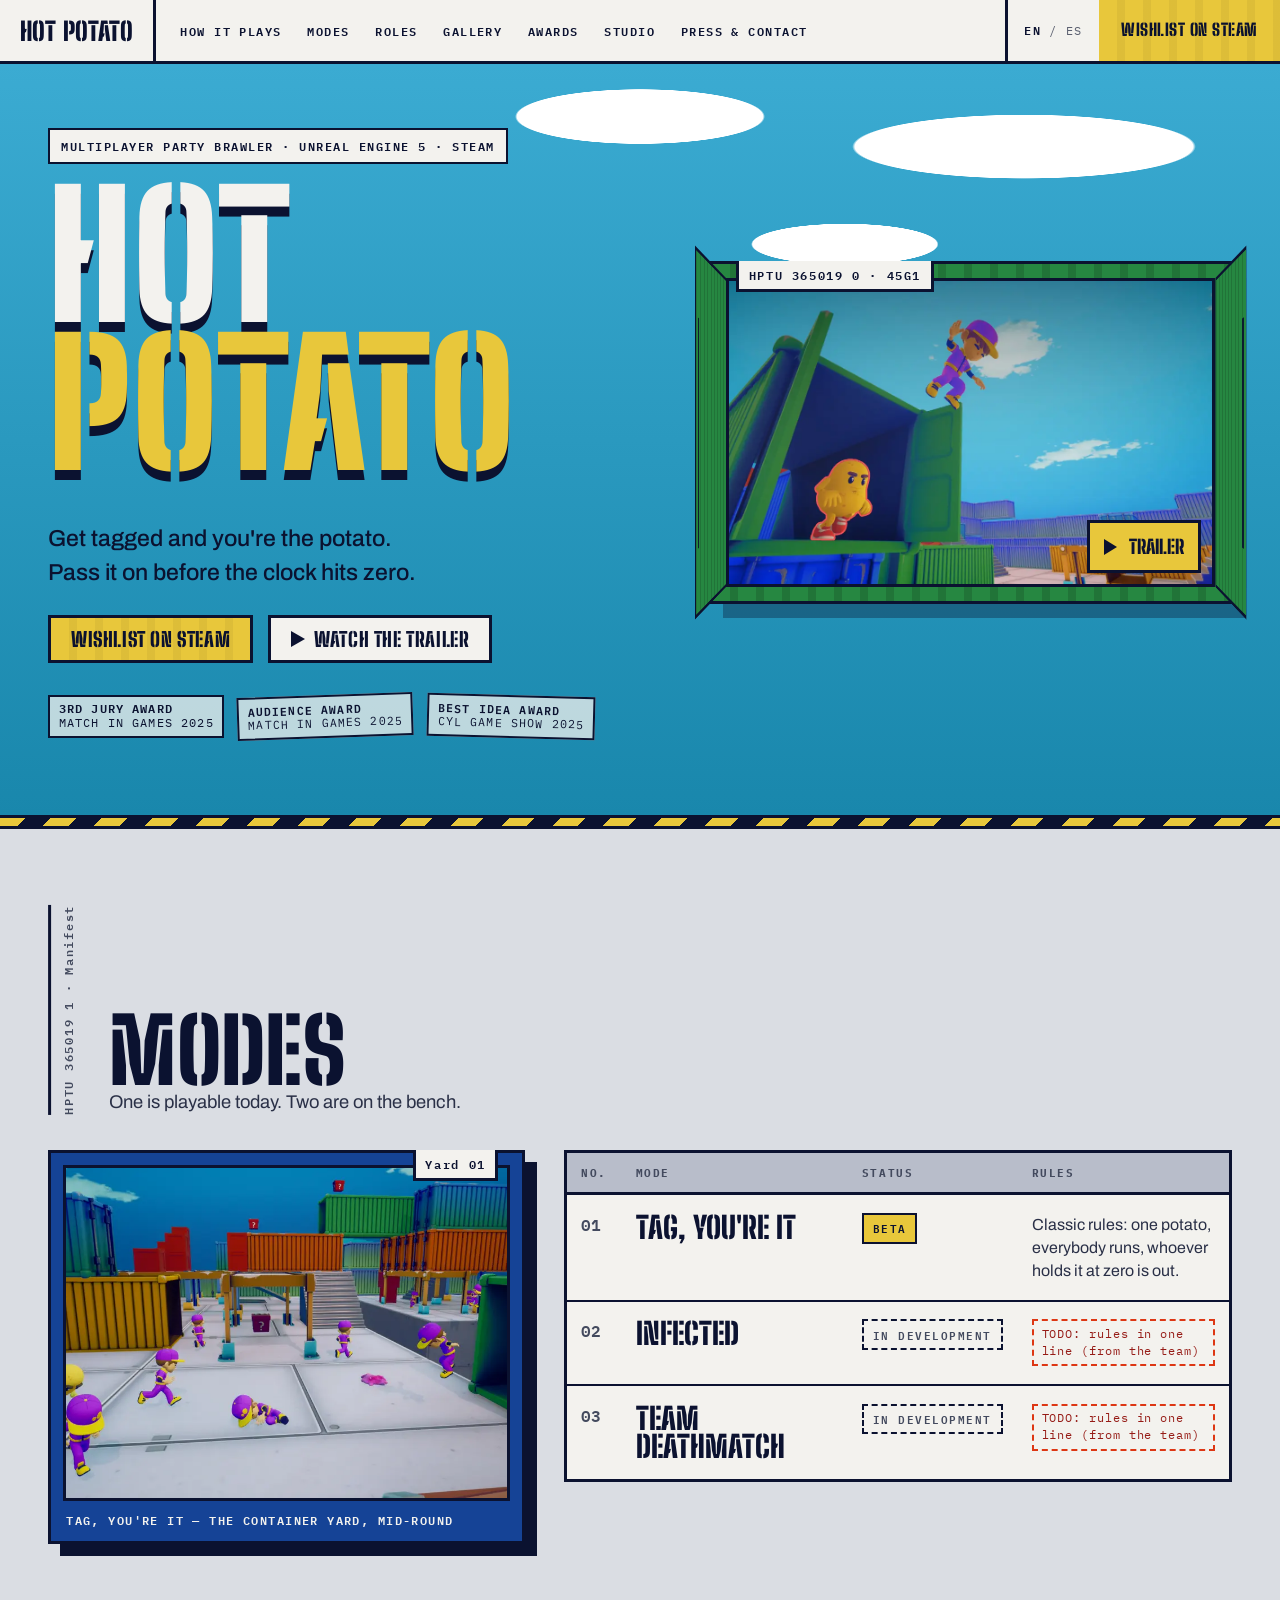
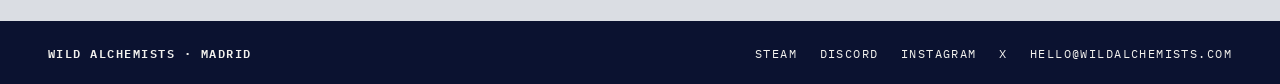
<file: mockups/a.html>
<!doctype html>
<html lang="en">
<head>
<meta charset="utf-8">
<meta name="viewport" content="width=device-width, initial-scale=1">
<title>Hot Potato — mockup A: Container Yard</title>
<link rel="preconnect" href="https://fonts.googleapis.com">
<link rel="preconnect" href="https://fonts.gstatic.com" crossorigin>
<link href="https://fonts.googleapis.com/css2?family=Big+Shoulders+Stencil+Display:wght@700;900&family=Archivo:wght@400;500;700&family=IBM+Plex+Mono:wght@400;600&display=swap" rel="stylesheet">
<style>
/* Palette: every value is sampled from the game's assets (docs/palette.json) */
:root{
  --sky:#3BABD2;        /* shot-2 sky, lit */
  --sky-deep:#1987AC;   /* shot-3 sky */
  --blue:#154396;       /* shot-2 blue containers */
  --green:#268741;      /* map-1-thumb green containers, lit */
  --green-deep:#226C28; /* shot-2 green container, shaded */
  --yellow:#E8C73B;     /* the potato, char-1-art */
  --cyellow:#C7851A;    /* yellow container wall, char-2-art */
  --orange:#CD9226;     /* orange containers, shot-1 */
  --red:#DD3714;        /* the potato's sneakers */
  --red-deep:#961B16;   /* red containers, map-1-thumb */
  --purple:#6336C2;     /* the runner, shot-1 */
  --concrete:#B8BDCA;   /* yard floor, map-1-thumb */
  --concrete-lt:#DADDE3;/* floor, lit */
  --ink:#0B1230;        /* deepest shadow, map-1-thumb */
  --paper:#F3F2EE;
  --display:'Big Shoulders Stencil Display', Impact, sans-serif;
  --text:'Archivo', system-ui, sans-serif;
  --mono:'IBM Plex Mono', ui-monospace, monospace;
  --corrugation: repeating-linear-gradient(90deg, transparent 0 18px, rgba(0,0,0,.14) 18px 26px);
  --hazard: repeating-linear-gradient(135deg, var(--yellow) 0 18px, var(--ink) 18px 36px);
}
*{box-sizing:border-box;margin:0;padding:0}
html{scroll-behavior:smooth}
body{font-family:var(--text);color:var(--ink);background:var(--concrete-lt);line-height:1.45;-webkit-font-smoothing:antialiased}
img{display:block;max-width:100%;height:auto}
a{color:inherit}
:focus-visible{outline:3px solid var(--ink);outline-offset:3px}
.mono{font-family:var(--mono);text-transform:uppercase;letter-spacing:.12em;font-size:.78rem;font-weight:600}
.display{font-family:var(--display);font-weight:900;text-transform:uppercase;line-height:.86;letter-spacing:.005em}

/* ---------- nav: cargo label ---------- */
.nav{position:sticky;top:0;z-index:20;background:var(--paper);border-bottom:3px solid var(--ink);display:grid;grid-template-columns:auto 1fr auto;align-items:stretch;min-height:64px}
.nav .brand{display:flex;align-items:center;gap:1rem;padding:0 1.25rem;border-right:3px solid var(--ink);text-decoration:none}
.nav .brand .display{font-size:1.6rem}
.nav .brand .mono{color:#5b6070;display:none}
.nav ul{list-style:none;display:flex;align-items:center;gap:1.6rem;padding:0 1.5rem;overflow-x:auto}
.nav ul a{font-family:var(--mono);font-size:.76rem;text-transform:uppercase;letter-spacing:.12em;font-weight:600;text-decoration:none;white-space:nowrap}
.nav ul a:hover{text-decoration:underline;text-underline-offset:4px}
.nav .side{display:flex;align-items:stretch;border-left:3px solid var(--ink)}
.lang{display:flex;align-items:center;padding:0 1rem;font-family:var(--mono);font-size:.78rem;letter-spacing:.12em;gap:.5rem}
.lang b{font-weight:600}.lang span{color:#5b6070}
.btn{display:inline-flex;align-items:center;gap:.6rem;font-family:var(--display);font-weight:900;text-transform:uppercase;letter-spacing:.03em;text-decoration:none;border:3px solid var(--ink);padding:.7rem 1.25rem;font-size:1.25rem;line-height:1;background:var(--paper)}
.btn-yellow{background:var(--yellow);position:relative}
.btn-yellow::before{content:"";position:absolute;inset:0;background:var(--corrugation);pointer-events:none;opacity:.35}
.btn:hover{transform:translate(-2px,-2px);box-shadow:4px 4px 0 var(--ink)}
.nav .btn{border:0;border-left:0;font-size:1.05rem;padding:0 1.4rem}

/* ---------- hero ---------- */
.hero{background:var(--sky);background-image:
  radial-gradient(ellipse 16% 6% at 50% 7%, #fff 60%, transparent 61%),
  radial-gradient(ellipse 22% 7% at 80% 11%, #fff 60%, transparent 61%),
  radial-gradient(ellipse 12% 4.5% at 66% 24%, #fff 60%, transparent 61%),
  linear-gradient(var(--sky), var(--sky-deep) 100%);
  color:var(--ink);position:relative;overflow:hidden}
.hero-grid{max-width:1360px;margin:0 auto;padding:clamp(2rem,5vw,4.5rem) clamp(1rem,4vw,3rem) clamp(2.5rem,6vw,5rem);display:grid;grid-template-columns:minmax(0,7fr) minmax(0,6fr);gap:clamp(1.5rem,4vw,4rem);align-items:center}
.hero h1{font-size:clamp(4.6rem,13.5vw,12rem);color:var(--paper);text-shadow:0 .06em 0 var(--ink);margin:.1em 0 .25em}
.hero h1 span{display:block}
.hero h1 .pot{color:var(--yellow)}
.hero .kicker{color:var(--ink);background:var(--paper);display:inline-block;padding:.45rem .7rem;border:2px solid var(--ink)}
.hero p.pitch{font-size:clamp(1.15rem,1.8vw,1.5rem);font-weight:500;max-width:30ch;margin:0 0 1.6rem}
.ctas{display:flex;flex-wrap:wrap;gap:.9rem;align-items:center;margin-bottom:2rem}
.btn .play{width:0;height:0;border-left:.7em solid currentColor;border-top:.42em solid transparent;border-bottom:.42em solid transparent}
.stamps{display:flex;flex-wrap:wrap;gap:.6rem .8rem}
.stamp{font-family:var(--mono);font-size:.72rem;letter-spacing:.1em;text-transform:uppercase;border:2px solid var(--ink);padding:.35rem .55rem;background:rgba(243,242,238,.75);display:inline-grid;line-height:1.2}
.stamp b{font-weight:600}
.stamp:nth-child(2){transform:rotate(-2deg)}
.stamp:nth-child(3){transform:rotate(1.5deg)}

/* the container: a real box with doors that open on the trailer */
.container-box{position:relative;aspect-ratio:16/10.5;background:var(--green-deep);border:3px solid var(--ink);box-shadow:14px 14px 0 rgba(11,18,48,.35)}
.container-box .frame{position:absolute;inset:0;padding:14px;background:var(--green);background-image:var(--corrugation)}
.container-box .window{position:relative;width:100%;height:100%;overflow:hidden;background:var(--ink);border:3px solid var(--ink)}
.container-box .window img{width:100%;height:100%;object-fit:cover}
.plate{position:absolute;top:-3px;left:24px;background:var(--paper);border:3px solid var(--ink);border-top:0;padding:.35rem .6rem;font-family:var(--mono);font-size:.72rem;letter-spacing:.14em;font-weight:600;z-index:3}
.door{position:absolute;top:14px;bottom:14px;width:calc(50% - 14px);background:var(--green);background-image:var(--corrugation);border:3px solid var(--ink);z-index:2;transition:transform .7s cubic-bezier(.2,.8,.2,1)}
.door::after{content:"";position:absolute;top:18%;bottom:18%;width:10px;background:var(--ink);opacity:.9}
.door.l{left:14px;transform-origin:left center;transform:perspective(1400px) rotateY(-96deg)}
.door.l::after{right:14px}
.door.r{right:14px;transform-origin:right center;transform:perspective(1400px) rotateY(96deg)}
.door.r::after{left:14px}
.container-box:hover .door.l{transform:perspective(1400px) rotateY(-150deg)}
.container-box:hover .door.r{transform:perspective(1400px) rotateY(150deg)}
.trailer-cta{position:absolute;right:28px;bottom:28px;z-index:4;background:var(--yellow);border:3px solid var(--ink);display:flex;align-items:center;gap:.7rem;padding:.6rem .9rem;text-decoration:none;font-family:var(--display);font-weight:900;font-size:1.2rem;text-transform:uppercase}
.trailer-cta:hover{transform:translate(-2px,-2px);box-shadow:4px 4px 0 var(--ink)}
.hazard{height:14px;background:var(--hazard);border-top:3px solid var(--ink);border-bottom:3px solid var(--ink)}

/* ---------- modes: the manifest ---------- */
.section{max-width:1360px;margin:0 auto;padding:clamp(2.5rem,6vw,5rem) clamp(1rem,4vw,3rem)}
.sec-head{display:grid;grid-template-columns:auto 1fr;gap:1rem 2rem;align-items:end;margin-bottom:2.2rem}
.sec-head .code{font-family:var(--mono);font-size:.78rem;letter-spacing:.14em;font-weight:600;color:#434a5e;writing-mode:vertical-rl;transform:rotate(180deg);border-right:3px solid var(--ink);padding-right:.5rem;align-self:stretch}
.sec-head h2{font-size:clamp(3.2rem,7vw,6rem)}
.sec-head p{font-size:1.15rem;max-width:40ch;color:#2a3047}
.modes{display:grid;grid-template-columns:minmax(0,5fr) minmax(0,7fr);gap:clamp(1.5rem,3vw,3rem);align-items:start}
.yard{position:relative;border:3px solid var(--ink);background:var(--blue);padding:12px;box-shadow:12px 12px 0 var(--ink)}
.yard img{width:100%;aspect-ratio:4/3;object-fit:cover;border:3px solid var(--ink)}
.yard .plate{left:auto;right:24px}
.yard figcaption{font-family:var(--mono);font-size:.74rem;letter-spacing:.12em;text-transform:uppercase;color:var(--paper);padding:.7rem .2rem 0;font-weight:600}
table.manifest{width:100%;border-collapse:collapse;background:var(--paper);border:3px solid var(--ink)}
.manifest th{font-family:var(--mono);font-size:.7rem;letter-spacing:.14em;text-transform:uppercase;text-align:left;padding:.7rem .9rem;border-bottom:3px solid var(--ink);color:#434a5e;background:var(--concrete)}
.manifest td{padding:1.1rem .9rem;border-bottom:2px solid var(--ink);vertical-align:top}
.manifest tr:last-child td{border-bottom:0}
.manifest .no{font-family:var(--mono);font-weight:600;color:#434a5e;width:3.2rem}
.manifest .name{font-family:var(--display);font-weight:900;font-size:1.9rem;line-height:.95;text-transform:uppercase;width:34%}
.manifest .rules{color:#2a3047;max-width:38ch}
.status{display:inline-block;font-family:var(--mono);font-size:.68rem;letter-spacing:.14em;text-transform:uppercase;font-weight:600;padding:.35rem .55rem;border:2px solid var(--ink);white-space:nowrap}
.status.beta{background:var(--yellow)}
.status.dev{border-style:dashed;color:#434a5e;background:transparent}
.todo{display:inline-block;border:2px dashed var(--red);color:var(--red-deep);padding:.3rem .5rem;font-family:var(--mono);font-size:.72rem;letter-spacing:.08em}

/* ---------- footer strip ---------- */
.strip{background:var(--ink);color:var(--paper);display:flex;flex-wrap:wrap;gap:1rem 2.5rem;align-items:center;justify-content:space-between;padding:1.25rem clamp(1rem,4vw,3rem)}
.strip ul{list-style:none;display:flex;flex-wrap:wrap;gap:1.4rem}
.strip a{font-family:var(--mono);font-size:.74rem;letter-spacing:.12em;text-transform:uppercase;text-decoration:none}
.strip a:hover{text-decoration:underline;text-underline-offset:4px}

@media (max-width:980px){
  .hero-grid{grid-template-columns:1fr}
  .modes{grid-template-columns:1fr}
  .manifest .name{font-size:1.5rem}
}
@media (max-width:640px){
  .nav{grid-template-columns:1fr auto}
  .nav ul{display:none}
  .nav .brand .display{font-size:1.35rem}
  .nav .btn{font-size:.95rem;padding:0 1rem}
  .hero h1{font-size:clamp(3.6rem,22vw,6rem)}
  .hero{background-image:radial-gradient(ellipse 34% 2.2% at 82% 4%, #fff 60%, transparent 61%),linear-gradient(var(--sky), var(--sky-deep) 100%)}
  .sec-head{grid-template-columns:1fr}
  .sec-head .code{writing-mode:horizontal-tb;transform:none;border-right:0;border-bottom:3px solid var(--ink);padding:0 0 .4rem}
  .manifest thead{display:none}
  .manifest tr{display:grid;grid-template-columns:3rem 1fr;gap:.3rem .6rem;padding:.9rem .9rem;border-bottom:2px solid var(--ink)}
  .manifest td{display:block;padding:0;border:0}
  .manifest .no{grid-row:1/3}
  .manifest .name{width:auto}
  .manifest .rules{grid-column:2}
  .manifest .st{grid-column:2;margin:.1rem 0 .3rem}
  .trailer-cta{right:18px;bottom:18px;font-size:1rem}
}
@media (max-width:420px){
  .nav .brand{padding:0 .8rem}
  .nav .brand .display{font-size:1.1rem}
  .lang{padding:0 .5rem}
  .nav .btn{font-size:.8rem;padding:0 .6rem}
}
@media (prefers-reduced-motion:reduce){
  .door{transition:none}
  .btn:hover,.trailer-cta:hover{transform:none;box-shadow:none}
}
</style>
</head>
<body>

<header class="nav">
  <a class="brand" href="#top"><span class="display">Hot Potato</span><span class="mono">HPTU 365019 0</span></a>
  <ul>
    <li><a href="#how-it-plays">How it plays</a></li>
    <li><a href="#modes">Modes</a></li>
    <li><a href="#roles">Roles</a></li>
    <li><a href="#gallery">Gallery</a></li>
    <li><a href="#awards">Awards</a></li>
    <li><a href="#studio">Studio</a></li>
    <li><a href="#press-kit">Press &amp; contact</a></li>
  </ul>
  <div class="side">
    <div class="lang" aria-label="Language"><b>EN</b><span>/</span><span>ES</span></div>
    <a class="btn btn-yellow" href="https://store.steampowered.com/app/3650190/">Wishlist on Steam</a>
  </div>
</header>

<section class="hero" id="top">
  <div class="hero-grid">
    <div>
      <p class="mono kicker">Multiplayer party brawler · Unreal Engine 5 · Steam</p>
      <h1 class="display"><span>Hot</span><span class="pot">Potato</span></h1>
      <p class="pitch">Get tagged and you're the potato. Pass it on before the clock hits zero.</p>
      <div class="ctas">
        <a class="btn btn-yellow" href="https://store.steampowered.com/app/3650190/">Wishlist on Steam</a>
        <a class="btn" href="#trailer"><span class="play" aria-hidden="true"></span>Watch the trailer</a>
      </div>
      <ul class="stamps" aria-label="Awards">
        <li class="stamp"><b>3rd Jury Award</b><span>Match in Games 2025</span></li>
        <li class="stamp"><b>Audience Award</b><span>Match in Games 2025</span></li>
        <li class="stamp"><b>Best Idea Award</b><span>CYL Game Show 2025</span></li>
      </ul>
    </div>
    <figure class="container-box" id="trailer">
      <div class="frame">
        <div class="window">
          <img src="../assets/img/shot-1776779423012-1200.webp" srcset="../assets/img/shot-1776779423012-1200.webp 1200w, ../assets/img/shot-1776779423012-2400.webp 2193w" sizes="(max-width:980px) 100vw, 45vw" width="2193" height="1234" alt="The runner jumps off a green container while the potato character hides inside it">
        </div>
      </div>
      <span class="plate">HPTU 365019 0 · 45G1</span>
      <div class="door l" aria-hidden="true"></div>
      <div class="door r" aria-hidden="true"></div>
      <a class="trailer-cta" href="https://www.youtube.com/watch?v=PpLcHtBJhDs"><span class="play" style="width:0;height:0;border-left:.7em solid currentColor;border-top:.42em solid transparent;border-bottom:.42em solid transparent" aria-hidden="true"></span>Trailer</a>
    </figure>
  </div>
</section>
<div class="hazard" aria-hidden="true"></div>

<section class="section" id="modes">
  <div class="sec-head">
    <span class="code">HPTU 365019 1 · Manifest</span>
    <div>
      <h2 class="display">Modes</h2>
      <p>One is playable today. Two are on the bench.</p>
    </div>
  </div>
  <div class="modes">
    <figure class="yard">
      <img src="../assets/img/map-1-thumb-1200.webp" srcset="../assets/img/map-1-thumb-1200.webp 1200w, ../assets/img/map-1-thumb-2400.webp 2400w" sizes="(max-width:980px) 100vw, 40vw" width="2570" height="1252" alt="Overview of the container yard arena during a match">
      <span class="plate">Yard 01</span>
      <figcaption>Tag, you're it — the container yard, mid-round</figcaption>
    </figure>
    <table class="manifest">
      <thead><tr><th>No.</th><th>Mode</th><th>Status</th><th>Rules</th></tr></thead>
      <tbody>
        <tr>
          <td class="no">01</td>
          <td class="name">Tag, you're it</td>
          <td class="st"><span class="status beta">Beta</span></td>
          <td class="rules">Classic rules: one potato, everybody runs, whoever holds it at zero is out.</td>
        </tr>
        <tr>
          <td class="no">02</td>
          <td class="name">Infected</td>
          <td class="st"><span class="status dev">In development</span></td>
          <td class="rules"><span class="todo">TODO: rules in one line (from the team)</span></td>
        </tr>
        <tr>
          <td class="no">03</td>
          <td class="name">Team deathmatch</td>
          <td class="st"><span class="status dev">In development</span></td>
          <td class="rules"><span class="todo">TODO: rules in one line (from the team)</span></td>
        </tr>
      </tbody>
    </table>
  </div>
</section>

<footer class="strip">
  <span class="mono">Wild Alchemists · Madrid</span>
  <ul>
    <li><a href="https://store.steampowered.com/app/3650190/">Steam</a></li>
    <li><a href="https://discord.gg/tNm9bszS">Discord</a></li>
    <li><a href="https://www.instagram.com/wild.alchemists/">Instagram</a></li>
    <li><a href="https://x.com/wildalchemists">X</a></li>
    <li><a href="mailto:hello@wildalchemists.com">hello@wildalchemists.com</a></li>
  </ul>
</footer>
</body>
</html>
</file>
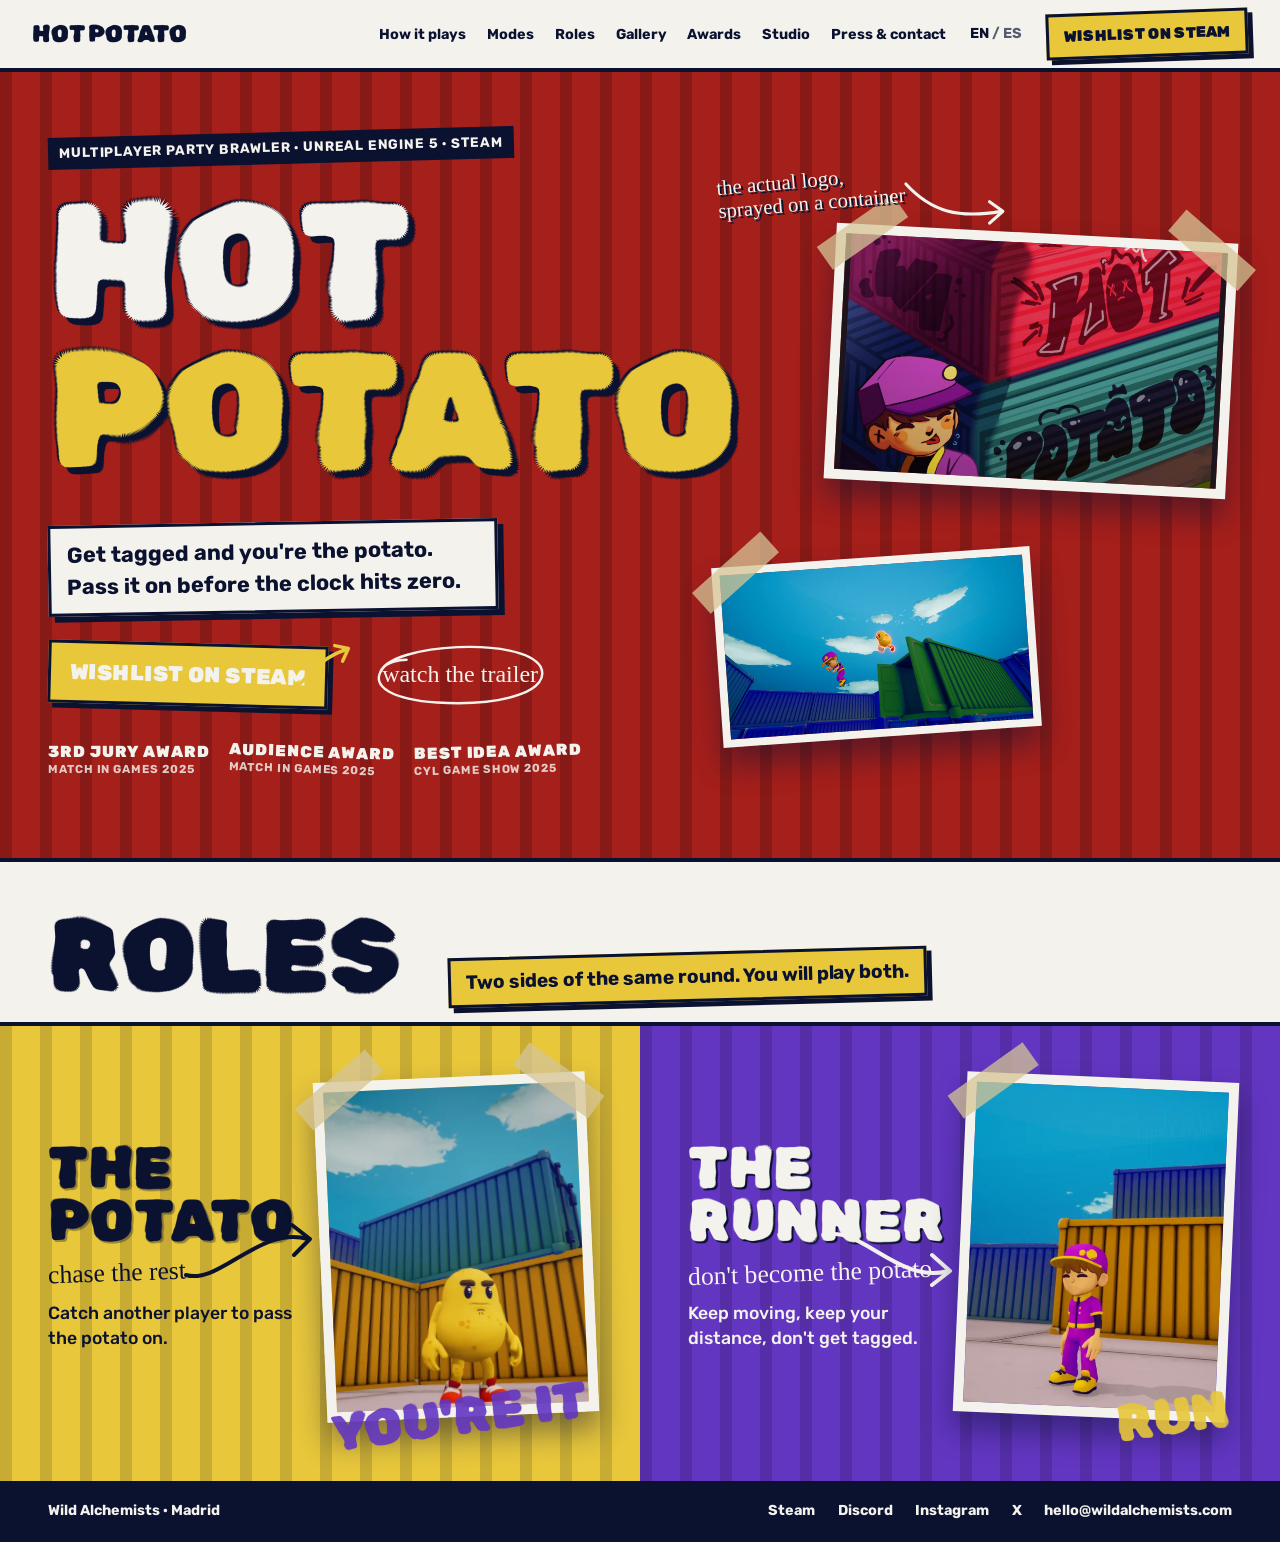
<file: mockups/b.html>
<!doctype html>
<html lang="en">
<head>
<meta charset="utf-8">
<meta name="viewport" content="width=device-width, initial-scale=1">
<title>Hot Potato — mockup B: Tagged</title>
<link rel="preconnect" href="https://fonts.googleapis.com">
<link rel="preconnect" href="https://fonts.gstatic.com" crossorigin>
<link href="https://fonts.googleapis.com/css2?family=Rubik+Spray+Paint&family=Rubik:wght@400;500;700;900&family=Permanent+Marker&display=swap" rel="stylesheet">
<style>
/* Palette: sampled from the game's assets (docs/palette.json); the two "wall" reds/teals come from the key art after a brightness lift */
:root{
  --wall-red:#A51F1B;    /* between map-1-thumb red containers (#961B16) and the key art's HOT container */
  --wall-red-2:#8E1A17;
  --wall-teal:#2E8A86;   /* the POTATO container in the key art, lifted */
  --wall-yellow:#E8C73B; /* the potato, char-1-art */
  --wall-yellow-2:#C7851A;/* yellow container wall, char-2-art */
  --wall-purple:#6336C2; /* the runner, shot-1 */
  --wall-purple-2:#4F2AA0;
  --blue:#154396; --green:#268741; --sky:#3BABD2; --red:#DD3714;
  --concrete:#B8BDCA; --ink:#0B1230; --paper:#F4F2EC; --tape:rgba(214,196,150,.75);
  --spray:'Rubik Spray Paint', 'Rubik', sans-serif;
  --text:'Rubik', system-ui, sans-serif;
  --marker:'Permanent Marker', cursive;
}
*{box-sizing:border-box;margin:0;padding:0}
html{scroll-behavior:smooth}
body{font-family:var(--text);color:var(--ink);background:var(--concrete);line-height:1.45;-webkit-font-smoothing:antialiased;overflow-x:hidden}
img{display:block;max-width:100%;height:auto}
a{color:inherit}
:focus-visible{outline:3px solid var(--paper);outline-offset:3px}
.spray{font-family:var(--spray);text-transform:uppercase;line-height:.9;font-weight:400}
.marker{font-family:var(--marker)}
.corrugated{background-image:repeating-linear-gradient(90deg, rgba(0,0,0,.16) 0 10px, transparent 10px 34px)}

/* ---------- nav: a strip of tape across the top ---------- */
.nav{position:sticky;top:0;z-index:20;background:var(--paper);display:flex;align-items:center;gap:1.5rem;padding:.7rem clamp(1rem,3vw,2rem);box-shadow:0 4px 0 var(--ink)}
.nav .brand{font-family:var(--spray);font-size:1.5rem;text-transform:uppercase;text-decoration:none;line-height:1}
.nav ul{list-style:none;display:flex;gap:1.3rem;margin-left:auto}
.nav ul a{font-weight:700;font-size:.9rem;text-decoration:none}
.nav ul a:hover{text-decoration:underline;text-decoration-thickness:3px;text-underline-offset:4px}
.lang{font-weight:700;font-size:.9rem;color:#555c70}.lang b{color:var(--ink)}
.sticker{display:inline-block;background:var(--paper);border:3px solid var(--ink);box-shadow:5px 5px 0 var(--ink);padding:.55rem .9rem;text-decoration:none;font-weight:900;text-transform:uppercase;letter-spacing:.02em;transition:transform .3s cubic-bezier(.2,.8,.2,1)}
.sticker.y{background:var(--wall-yellow)}
.sticker:hover{transform:rotate(0) translate(-2px,-2px)!important}
.nav .sticker{transform:rotate(-2deg);font-size:.95rem}

/* ---------- hero: the red wall ---------- */
.hero{background:var(--wall-red);color:var(--paper);position:relative;overflow:hidden}
.hero::before{content:"";position:absolute;inset:0;background-image:repeating-linear-gradient(90deg, rgba(0,0,0,.18) 0 12px, transparent 12px 40px);pointer-events:none}
.hero-grid{position:relative;max-width:1360px;margin:0 auto;padding:clamp(2.5rem,5vw,5rem) clamp(1rem,4vw,3rem) clamp(3rem,6vw,6rem);display:grid;grid-template-columns:minmax(0,6fr) minmax(0,5fr);gap:clamp(2rem,4vw,4rem);align-items:center}
.kicker{display:inline-block;font-weight:700;font-size:.85rem;letter-spacing:.06em;text-transform:uppercase;background:var(--ink);color:var(--paper);padding:.4rem .7rem;transform:rotate(-1.5deg)}
.hero h1{font-size:clamp(4.4rem,13vw,11.5rem);margin:.15em 0 .2em;color:var(--paper);text-shadow:.045em .045em 0 var(--ink), -.012em -.012em 0 var(--ink)}
.hero h1 .pot{color:var(--wall-yellow)}
.pitch{display:inline-block;background:var(--paper);color:var(--ink);font-weight:700;font-size:clamp(1.1rem,1.7vw,1.45rem);padding:.7rem 1rem;border:3px solid var(--ink);box-shadow:6px 6px 0 var(--ink);max-width:30ch;transform:rotate(-1deg);margin:0 0 1.8rem}
.ctas{display:flex;flex-wrap:wrap;align-items:center;gap:1.4rem 2rem;margin-bottom:2rem}
.ctas .sticker.y{font-size:1.35rem;padding:.8rem 1.2rem;transform:rotate(1.5deg)}
.circled{position:relative;display:inline-block;font-family:var(--marker);font-size:1.5rem;color:var(--paper);text-decoration:none;padding:.5rem 1.4rem}
.circled svg{position:absolute;inset:-18% -10%;width:120%;height:136%;pointer-events:none;overflow:visible}
.circled svg path{fill:none;stroke:var(--paper);stroke-width:3.5;stroke-linecap:round;stroke-linejoin:round;stroke-dasharray:900;stroke-dashoffset:0}
.circled .arrow{position:absolute;left:-74px;top:-10px;width:78px;height:60px;overflow:visible}
.circled .arrow path{fill:none;stroke:var(--wall-yellow);stroke-width:3.5;stroke-linecap:round;stroke-linejoin:round}
.laurels{display:flex;flex-wrap:wrap;gap:.8rem 1.2rem;list-style:none}
.laurels li{font-weight:700;text-transform:uppercase;font-size:.72rem;letter-spacing:.08em;line-height:1.25;color:rgba(244,242,236,.82);padding:.3rem 0}
.laurels li b{display:block;font-size:1rem;font-weight:900;color:var(--paper)}
.laurels li:nth-child(2){transform:rotate(2deg)}
.laurels li:nth-child(3){transform:rotate(-1.5deg)}

/* posters pasted on the wall */
.wallpile{position:relative;min-height:560px}
.poster{position:absolute;border:10px solid var(--paper);box-shadow:0 18px 30px rgba(11,18,48,.45);transition:transform .35s cubic-bezier(.2,.8,.2,1)}
.poster img{width:100%;height:100%;object-fit:cover}
.poster .tape{position:absolute;width:92px;height:28px;background:var(--tape);transform:rotate(-38deg);left:-30px;top:-16px}
.poster .tape.r{left:auto;right:-30px;transform:rotate(38deg)}
.poster.key{right:0;top:56px;width:min(78%,520px);aspect-ratio:1400/891;transform:rotate(3deg)}
.poster.shot{left:0;bottom:0;width:min(62%,420px);aspect-ratio:16/9;transform:rotate(-4deg);border-width:8px}
.poster:hover{transform:rotate(0) scale(1.02)}
.note{position:absolute;left:0;top:-8px;z-index:3;font-family:var(--marker);font-size:1.3rem;color:var(--paper);transform:rotate(-5deg);line-height:1.1;text-shadow:2px 2px 0 var(--ink)}
.note svg{position:absolute;left:98%;top:40%;width:110px;height:80px;overflow:visible}
.note svg path{fill:none;stroke:var(--paper);stroke-width:3.5;stroke-linecap:round;stroke-linejoin:round}

/* ---------- roles: two tagged walls ---------- */
.roles-head{background:var(--paper);padding:clamp(2rem,4vw,3rem) clamp(1rem,4vw,3rem) 1.2rem;border-top:4px solid var(--ink);border-bottom:4px solid var(--ink)}
.roles-head .in{max-width:1360px;margin:0 auto;display:flex;flex-wrap:wrap;align-items:flex-end;gap:1rem 3rem}
.roles-head h2{font-size:clamp(3.6rem,8vw,7rem)}
.roles-head p{font-weight:700;font-size:1.2rem;background:var(--wall-yellow);border:3px solid var(--ink);box-shadow:5px 5px 0 var(--ink);padding:.5rem .9rem;transform:rotate(-1.5deg)}
.walls{display:grid;grid-template-columns:1fr 1fr}
.wall{position:relative;padding:clamp(2rem,4vw,4rem) clamp(1rem,4vw,3rem) clamp(3rem,5vw,5rem);display:grid;grid-template-columns:minmax(0,1fr) minmax(0,1.1fr);gap:1.5rem;align-items:center;overflow:hidden}
.wall::before{content:"";position:absolute;inset:0;background-image:repeating-linear-gradient(90deg, rgba(0,0,0,.14) 0 12px, transparent 12px 40px);pointer-events:none}
.wall.yellow{background:var(--wall-yellow);color:var(--ink)}
.wall.purple{background:var(--wall-purple);color:var(--paper)}
.wall > *{position:relative}
.wall h3{font-size:clamp(2.6rem,4.6vw,4.2rem);text-shadow:.04em .04em 0 rgba(11,18,48,.35)}
.wall.purple h3{text-shadow:.04em .04em 0 var(--ink)}
.wall .role{font-family:var(--marker);font-size:clamp(1.4rem,2vw,1.9rem);margin:.4rem 0 .6rem;transform:rotate(-2deg);display:inline-block}
.wall p{font-weight:500;font-size:1.1rem;max-width:30ch}
.wall .poster{position:relative;aspect-ratio:4/5;width:100%;max-width:440px;justify-self:end}
.wall.yellow .poster{transform:rotate(-2.5deg)}
.wall.purple .poster{transform:rotate(2.5deg)}
.wall .arrow{position:absolute;width:140px;height:80px;overflow:visible;right:-10%;top:35%}
.wall .arrow path{fill:none;stroke:currentColor;stroke-width:4;stroke-linecap:round;stroke-linejoin:round}
.wall .tag{position:absolute;right:8%;bottom:6%;font-family:var(--spray);font-size:clamp(2rem,4vw,3.4rem);text-transform:uppercase;transform:rotate(-8deg);opacity:.9}
.wall.yellow .tag{color:var(--wall-purple)}
.wall.purple .tag{color:var(--wall-yellow)}

/* ---------- footer strip ---------- */
.strip{background:var(--ink);color:var(--paper);display:flex;flex-wrap:wrap;gap:1rem 2.5rem;align-items:center;justify-content:space-between;padding:1.25rem clamp(1rem,4vw,3rem);font-weight:700;font-size:.9rem}
.strip ul{list-style:none;display:flex;flex-wrap:wrap;gap:1.4rem}
.strip a{text-decoration:none}
.strip a:hover{text-decoration:underline;text-underline-offset:4px}

@media (prefers-reduced-motion:no-preference){
  .circled svg path{stroke-dashoffset:900;animation:draw 1.1s .5s ease-out forwards}
  @keyframes draw{to{stroke-dashoffset:0}}
}
@media (max-width:1100px){.walls{grid-template-columns:1fr}}
@media (max-width:900px){.nav ul{display:none}.nav .sticker{margin-left:auto}}
@media (max-width:980px){
  .hero-grid{grid-template-columns:1fr}
  .wallpile{min-height:460px}
}
@media (max-width:640px){
  .nav ul{display:none}
  .nav .brand{font-size:1.25rem}
  .nav .sticker{font-size:.8rem;padding:.45rem .7rem;margin-left:auto}
  .hero h1{font-size:clamp(4.2rem,22vw,5.6rem)}
  .wallpile{min-height:380px}
  .poster.key{width:88%;top:48px}
  .poster.shot{width:70%}
  .note{font-size:1.1rem}
  .wall{grid-template-columns:1fr}
  .wall .poster{justify-self:start;max-width:86%}
  .wall .arrow{display:none}
  .circled .arrow{display:none}
}
</style>
</head>
<body>

<header class="nav">
  <a class="brand" href="#top">Hot Potato</a>
  <ul>
    <li><a href="#how-it-plays">How it plays</a></li>
    <li><a href="#modes">Modes</a></li>
    <li><a href="#roles">Roles</a></li>
    <li><a href="#gallery">Gallery</a></li>
    <li><a href="#awards">Awards</a></li>
    <li><a href="#studio">Studio</a></li>
    <li><a href="#press-kit">Press &amp; contact</a></li>
  </ul>
  <span class="lang"><b>EN</b> / ES</span>
  <a class="sticker y" href="https://store.steampowered.com/app/3650190/">Wishlist on Steam</a>
</header>

<section class="hero" id="top">
  <div class="hero-grid">
    <div>
      <span class="kicker">Multiplayer party brawler · Unreal Engine 5 · Steam</span>
      <h1 class="spray">Hot <span class="pot">Potato</span></h1>
      <p class="pitch">Get tagged and you're the potato. Pass it on before the clock hits zero.</p>
      <div class="ctas">
        <a class="sticker y" href="https://store.steampowered.com/app/3650190/">Wishlist on Steam</a>
        <a class="circled" href="#trailer">
          <svg viewBox="0 0 260 100" aria-hidden="true"><path d="M14 48 C 30 6, 220 -4, 246 40 C 262 72, 200 98, 96 92 C 36 88, -4 70, 18 42 C 24 34, 40 30, 52 30"/></svg>
          <svg class="arrow" viewBox="0 0 80 60" aria-hidden="true"><path d="M4 54 C 20 44, 30 20, 62 10"/><path d="M50 6 L 64 9 L 58 22"/></svg>
          watch the trailer
        </a>
      </div>
      <ul class="laurels" aria-label="Awards">
        <li><b>3rd Jury Award</b>Match in Games 2025</li>
        <li><b>Audience Award</b>Match in Games 2025</li>
        <li><b>Best Idea Award</b>CYL Game Show 2025</li>
      </ul>
    </div>
    <div class="wallpile">
      <span class="note">the actual logo,<br>sprayed on a container
        <svg viewBox="0 0 120 90" aria-hidden="true"><path d="M4 6 C 30 40, 60 50, 108 46"/><path d="M96 34 L 110 46 L 94 58"/></svg>
      </span>
      <figure class="poster key" id="trailer">
        <img src="assets/keyart-logo-crop.jpg" width="1400" height="891" alt="Key art crop: the graffiti HOT POTATO logo sprayed on a red and a teal container, the runner peeking from the left">
        <span class="tape" aria-hidden="true"></span><span class="tape r" aria-hidden="true"></span>
      </figure>
      <figure class="poster shot">
        <img src="../assets/img/shot-2-1200.webp" srcset="../assets/img/shot-2-1200.webp 1200w, ../assets/img/shot-2-2400.webp 2193w" sizes="(max-width:980px) 70vw, 30vw" width="2193" height="1234" alt="The runner and the glowing potato leap between blue and green containers">
        <span class="tape" aria-hidden="true"></span>
      </figure>
    </div>
  </div>
</section>

<section id="roles">
  <div class="roles-head">
    <div class="in">
      <h2 class="spray">Roles</h2>
      <p>Two sides of the same round. You will play both.</p>
    </div>
  </div>
  <div class="walls">
    <article class="wall yellow">
      <div>
        <h3 class="spray">The Potato</h3>
        <span class="role">chase the rest</span>
        <p>Catch another player to pass the potato on.</p>
        <svg class="arrow" viewBox="0 0 140 80" aria-hidden="true"><path d="M6 60 C 40 70, 80 10, 128 24"/><path d="M112 10 L 130 24 L 114 40"/></svg>
      </div>
      <figure class="poster">
        <img src="../assets/img/char-1-art-1200.webp" srcset="../assets/img/char-1-art-1200.webp 1200w, ../assets/img/char-1-art-2400.webp 2193w" sizes="(max-width:640px) 86vw, 30vw" width="2193" height="1234" alt="The potato: a chunky yellow character with an angry face and red sneakers" style="object-position:50% 60%">
        <span class="tape" aria-hidden="true"></span><span class="tape r" aria-hidden="true"></span>
      </figure>
      <span class="tag" aria-hidden="true">you're it</span>
    </article>
    <article class="wall purple">
      <div>
        <h3 class="spray">The Runner</h3>
        <span class="role">don't become the potato</span>
        <p>Keep moving, keep your distance, don't get tagged.</p>
        <svg class="arrow" viewBox="0 0 140 80" aria-hidden="true"><path d="M6 20 C 40 10, 80 70, 128 56"/><path d="M112 40 L 130 56 L 112 70"/></svg>
      </div>
      <figure class="poster">
        <img src="../assets/img/char-2-art-1200.webp" srcset="../assets/img/char-2-art-1200.webp 1200w, ../assets/img/char-2-art-2400.webp 2570w" sizes="(max-width:640px) 86vw, 30vw" width="2570" height="1289" alt="The runner: a kid in a purple cap and purple-and-yellow outfit in front of a yellow container" style="object-position:42% 60%">
        <span class="tape" aria-hidden="true"></span>
      </figure>
      <span class="tag" aria-hidden="true">run</span>
    </article>
  </div>
</section>

<footer class="strip">
  <span>Wild Alchemists · Madrid</span>
  <ul>
    <li><a href="https://store.steampowered.com/app/3650190/">Steam</a></li>
    <li><a href="https://discord.gg/tNm9bszS">Discord</a></li>
    <li><a href="https://www.instagram.com/wild.alchemists/">Instagram</a></li>
    <li><a href="https://x.com/wildalchemists">X</a></li>
    <li><a href="mailto:hello@wildalchemists.com">hello@wildalchemists.com</a></li>
  </ul>
</footer>
</body>
</html>
</file>
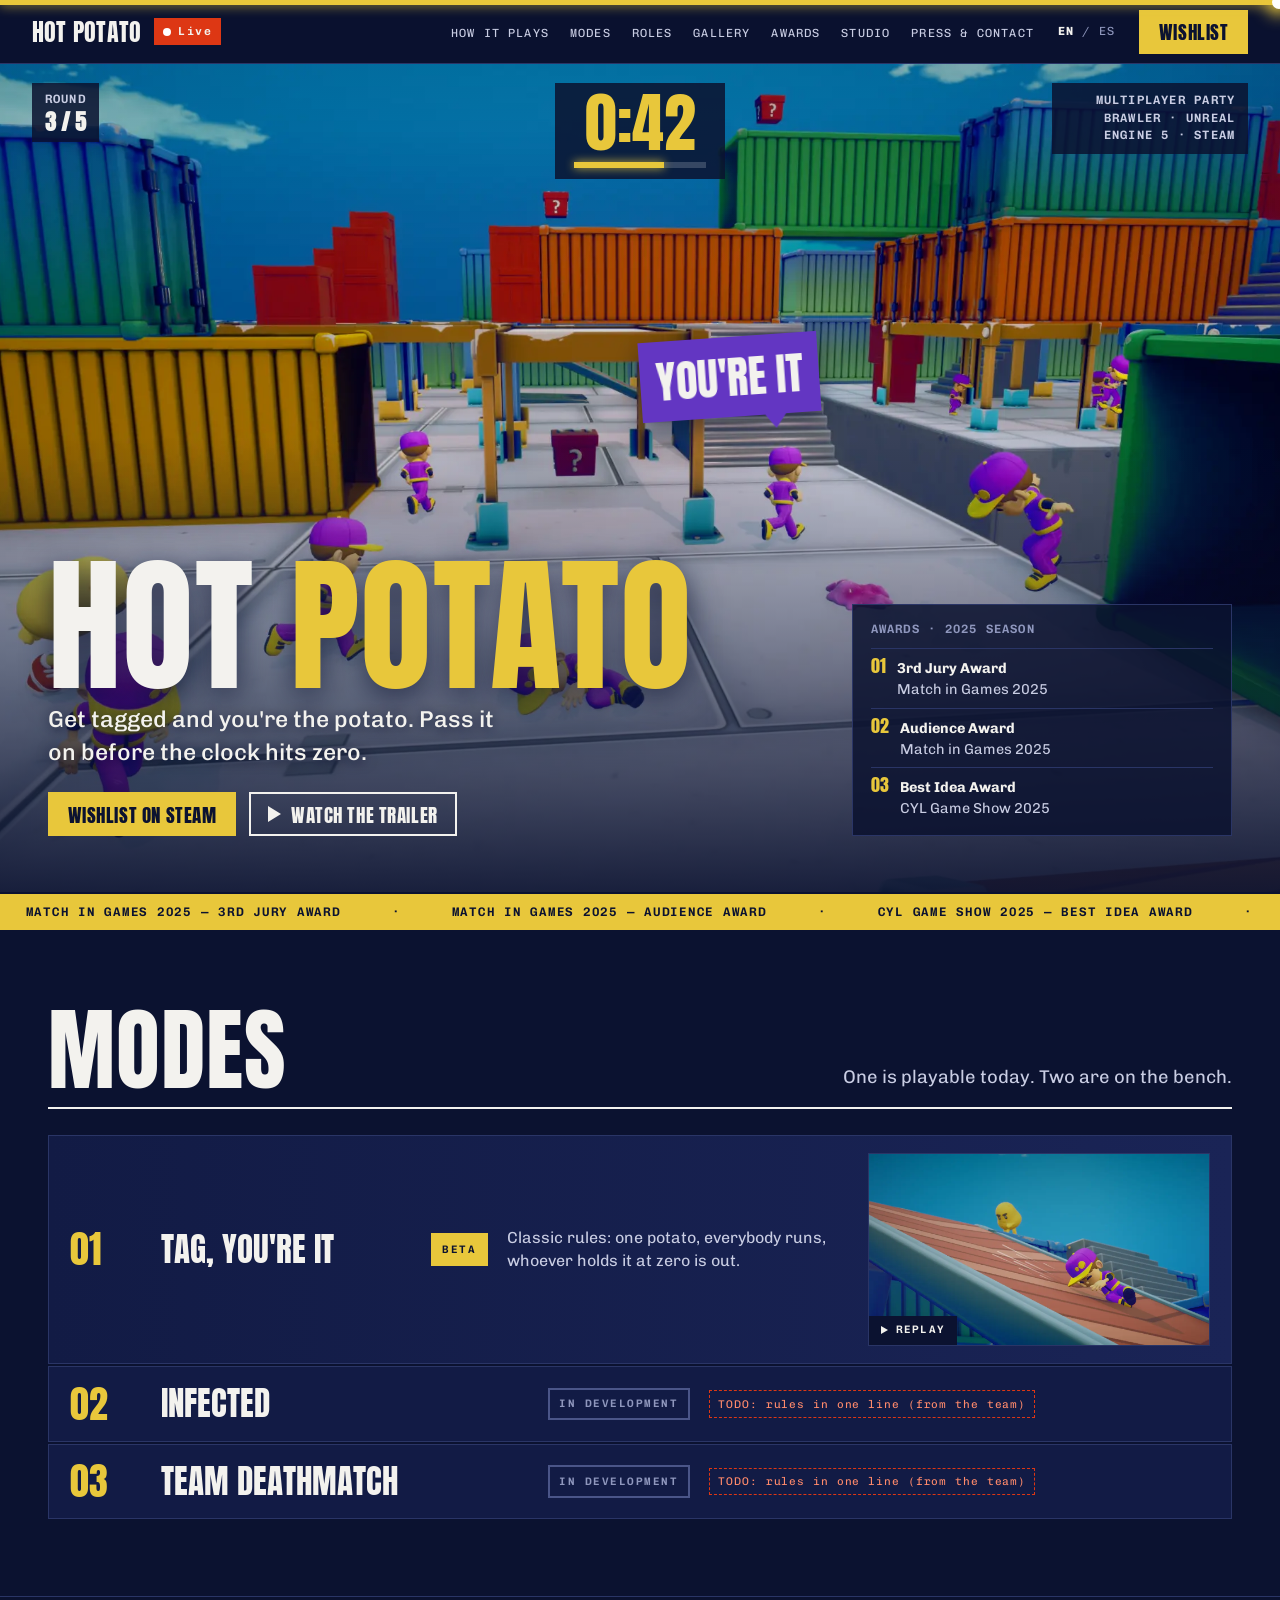
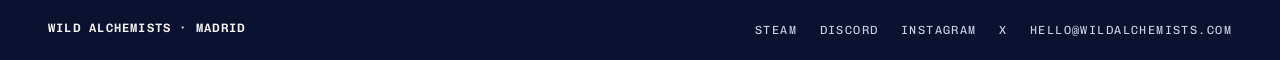
<file: mockups/c.html>
<!doctype html>
<html lang="en">
<head>
<meta charset="utf-8">
<meta name="viewport" content="width=device-width, initial-scale=1">
<title>Hot Potato — mockup C: Match Broadcast</title>
<link rel="preconnect" href="https://fonts.googleapis.com">
<link rel="preconnect" href="https://fonts.gstatic.com" crossorigin>
<link href="https://fonts.googleapis.com/css2?family=Anton&family=Chivo:wght@400;500;700&family=Chivo+Mono:wght@400;600&display=swap" rel="stylesheet">
<style>
/* Palette: sampled from the game's assets (docs/palette.json) */
:root{
  --ink:#0B1230;      /* deepest shadow in map-1-thumb */
  --ink-2:#121B45;
  --line:#2A3566;
  --sky:#3BABD2;      /* shot-2 sky */
  --yellow:#E8C73B;   /* the potato */
  --purple:#6336C2;   /* the runner */
  --purple-lit:#A744CD;/* runner highlights, shot-3 */
  --red:#DD3714;      /* sneakers */
  --green:#268741; --blue:#154396; --concrete:#B8BDCA;
  --paper:#F3F2EE;
  --display:'Anton', Impact, sans-serif;
  --text:'Chivo', system-ui, sans-serif;
  --mono:'Chivo Mono', ui-monospace, monospace;
}
*{box-sizing:border-box;margin:0;padding:0}
html{scroll-behavior:smooth}
body{font-family:var(--text);color:var(--paper);background:var(--ink);line-height:1.45;-webkit-font-smoothing:antialiased}
img{display:block;max-width:100%;height:auto}
a{color:inherit}
:focus-visible{outline:3px solid var(--yellow);outline-offset:3px}
.display{font-family:var(--display);text-transform:uppercase;letter-spacing:.01em;line-height:.92;font-weight:400}
.mono{font-family:var(--mono);text-transform:uppercase;letter-spacing:.1em;font-size:.76rem;font-weight:600}

/* the fuse: scroll progress burns across the top of the page */
.fuse{position:fixed;top:0;left:0;height:5px;width:100%;background:var(--yellow);z-index:40;transform-origin:left;box-shadow:0 0 12px rgba(232,199,59,.9)}
.fuse::after{content:"";position:absolute;right:-6px;top:-5px;width:14px;height:14px;border-radius:50%;background:#fff;box-shadow:0 0 16px 6px rgba(232,199,59,.95)}
@supports (animation-timeline: scroll()){
  @media (prefers-reduced-motion:no-preference){
    .fuse{animation:burn linear both;animation-timeline:scroll(root)}
    @keyframes burn{from{transform:scaleX(0)}to{transform:scaleX(1)}}
  }
}

/* ---------- nav as a scorebar ---------- */
.nav{position:sticky;top:0;z-index:20;background:rgba(11,18,48,.92);backdrop-filter:none;border-bottom:1px solid var(--line);display:flex;align-items:center;gap:1.5rem;padding:.6rem clamp(1rem,3vw,2rem)}
.nav .brand{display:flex;align-items:center;gap:.8rem;text-decoration:none}
.nav .brand .display{font-size:1.5rem}
.live{display:inline-flex;align-items:center;gap:.45rem;font-family:var(--mono);font-size:.72rem;letter-spacing:.14em;font-weight:600;color:var(--paper);background:var(--red);padding:.3rem .55rem}
.live i{width:8px;height:8px;border-radius:50%;background:#fff;display:inline-block}
.nav ul{list-style:none;display:flex;gap:1.3rem;margin-left:auto}
.nav ul a{font-family:var(--mono);font-size:.74rem;letter-spacing:.1em;text-transform:uppercase;text-decoration:none;color:#C9CDE3}
.nav ul a:hover{color:var(--yellow)}
.lang{font-family:var(--mono);font-size:.74rem;letter-spacing:.1em;color:#8F97BD}.lang b{color:var(--paper)}
.btn{display:inline-flex;align-items:center;gap:.6rem;font-family:var(--display);font-size:1.2rem;text-transform:uppercase;letter-spacing:.03em;text-decoration:none;padding:.65rem 1.1rem;line-height:1;border:2px solid transparent}
.btn-y{background:var(--yellow);color:var(--ink)}
.btn-y:hover{background:#fff}
.btn-o{border-color:var(--paper)}
.btn-o:hover{background:var(--paper);color:var(--ink)}
.play{width:0;height:0;border-left:.7em solid currentColor;border-top:.42em solid transparent;border-bottom:.42em solid transparent}

/* ---------- hero: the live feed ---------- */
.feed{position:relative;min-height:min(92vh,900px);overflow:hidden;display:grid;align-items:end}
.feed > img{position:absolute;inset:0;width:100%;height:100%;object-fit:cover;object-position:50% 40%}
.feed::after{content:"";position:absolute;inset:0;background:linear-gradient(180deg, rgba(11,18,48,.15) 0%, rgba(11,18,48,0) 25%, rgba(11,18,48,0) 45%, rgba(11,18,48,.92) 100%);pointer-events:none}
.hud{position:absolute;left:0;right:0;top:0;z-index:2;display:grid;grid-template-columns:1fr auto 1fr;align-items:start;padding:1.2rem clamp(1rem,3vw,2rem);gap:1rem}
.hud .round{justify-self:start;background:rgba(11,18,48,.85);padding:.5rem .8rem;display:grid;gap:.15rem}
.hud .round .mono{color:#C9CDE3}
.hud .round b{font-family:var(--display);font-size:1.4rem;line-height:1}
.timer{justify-self:center;text-align:center;background:rgba(11,18,48,.85);padding:.5rem 1.2rem .7rem;min-width:170px}
.timer .t{font-family:var(--display);font-size:clamp(2.6rem,5vw,4rem);line-height:1;color:var(--yellow);font-variant-numeric:tabular-nums}
.timer .bar{height:6px;background:rgba(255,255,255,.18);margin-top:.4rem;position:relative;overflow:visible}
.timer .bar i{position:absolute;left:0;top:0;bottom:0;width:68%;background:var(--yellow);box-shadow:0 0 10px rgba(232,199,59,.9)}
.hud .kicker{justify-self:end;text-align:right;background:rgba(11,18,48,.85);padding:.55rem .8rem;color:#C9CDE3;max-width:28ch}
.callout{position:absolute;left:50%;top:33%;z-index:2;background:var(--purple);color:var(--paper);padding:.55rem 1rem .5rem;font-family:var(--display);font-size:clamp(1.6rem,3.4vw,2.8rem);text-transform:uppercase;transform:rotate(-4deg);box-shadow:0 10px 24px rgba(11,18,48,.5)}
.callout::after{content:"";position:absolute;right:34px;bottom:-14px;border-left:12px solid transparent;border-right:12px solid transparent;border-top:16px solid var(--purple)}
@media (prefers-reduced-motion:no-preference){
  .callout{animation:pop .5s .4s cubic-bezier(.2,1.6,.4,1) both}
  @keyframes pop{from{transform:rotate(-4deg) scale(.6);opacity:0}to{transform:rotate(-4deg) scale(1);opacity:1}}
}
.lower{position:relative;z-index:2;max-width:1360px;width:100%;margin:0 auto;padding:clamp(6rem,14vh,10rem) clamp(1rem,4vw,3rem) clamp(2rem,5vw,3.5rem);display:grid;grid-template-columns:minmax(0,7fr) minmax(0,5fr);gap:2rem;align-items:end}
.lower h1{font-size:clamp(4.4rem,11.5vw,10rem);text-shadow:0 8px 30px rgba(11,18,48,.7)}
.lower h1 span{color:var(--yellow)}
.lower .pitch{font-size:clamp(1.15rem,1.8vw,1.5rem);font-weight:500;max-width:34ch;margin:.6rem 0 1.4rem;text-shadow:0 2px 12px rgba(11,18,48,.8)}
.ctas{display:flex;flex-wrap:wrap;gap:.8rem}
.card{background:rgba(11,18,48,.85);border:1px solid var(--line);padding:1rem 1.1rem;display:grid;gap:.6rem;justify-self:end;width:100%;max-width:380px}
.card .mono{color:#8F97BD}
.card ul{list-style:none;display:grid;gap:.5rem}
.card li{display:grid;grid-template-columns:auto 1fr;gap:.7rem;align-items:baseline;border-top:1px solid var(--line);padding-top:.5rem}
.card li .display{font-size:1.15rem;color:var(--yellow)}
.card li span{font-size:.9rem;color:#C9CDE3}
.card li b{display:block;color:var(--paper);font-weight:700}

/* ---------- ticker ---------- */
.ticker{background:var(--yellow);color:var(--ink);overflow:hidden;white-space:nowrap;border-top:2px solid var(--ink);border-bottom:2px solid var(--ink)}
.ticker div{display:inline-block;padding:.55rem 0;font-family:var(--mono);font-size:.78rem;letter-spacing:.14em;text-transform:uppercase;font-weight:600}
.ticker span{padding:0 1.6rem}
@media (prefers-reduced-motion:no-preference){
  .ticker div{animation:tick 28s linear infinite}
  @keyframes tick{from{transform:translateX(0)}to{transform:translateX(-50%)}}
}

/* ---------- modes: the standings ---------- */
.section{max-width:1360px;margin:0 auto;padding:clamp(2.5rem,6vw,5rem) clamp(1rem,4vw,3rem)}
.sec-head{display:flex;flex-wrap:wrap;align-items:end;justify-content:space-between;gap:1rem 2rem;margin-bottom:1.6rem;border-bottom:2px solid var(--paper);padding-bottom:1rem}
.sec-head h2{font-size:clamp(3.4rem,7vw,6rem)}
.sec-head p{font-size:1.15rem;color:#C9CDE3;max-width:40ch}
.standings{list-style:none;display:grid;gap:2px}
.row{display:grid;grid-template-columns:4.5rem minmax(0,2.2fr) auto minmax(0,3fr);gap:1.2rem;align-items:center;background:var(--ink-2);border:1px solid var(--line);padding:1.1rem 1.3rem}
.row .rank{font-family:var(--display);font-size:2.4rem;color:var(--yellow);line-height:1}
.row .name{font-family:var(--display);font-size:clamp(1.6rem,2.6vw,2.4rem);line-height:.95;text-transform:uppercase}
.row .rules{color:#C9CDE3;font-size:1rem}
.pill{display:inline-block;font-family:var(--mono);font-size:.68rem;letter-spacing:.14em;text-transform:uppercase;font-weight:600;padding:.4rem .6rem;border:2px solid var(--paper);white-space:nowrap}
.pill.beta{background:var(--yellow);color:var(--ink);border-color:var(--yellow)}
.pill.dev{color:#8F97BD;border-color:#4A5588}
.row.lead{grid-template-columns:4.5rem minmax(0,2.2fr) auto minmax(0,3fr) minmax(0,3fr);background:linear-gradient(90deg, var(--ink-2), #1A2456)}
.row.lead .replay{position:relative;border:1px solid var(--line);aspect-ratio:16/9}
.row.lead .replay img{width:100%;height:100%;object-fit:cover}
.row.lead .replay a{position:absolute;left:0;bottom:0;display:inline-flex;align-items:center;gap:.5rem;background:var(--ink);padding:.4rem .7rem;font-family:var(--mono);font-size:.68rem;letter-spacing:.12em;text-transform:uppercase;text-decoration:none;font-weight:600}
.row.lead .replay a:hover{color:var(--yellow)}
.todo{display:inline-block;border:1px dashed var(--red);color:#FF8A6B;padding:.3rem .5rem;font-family:var(--mono);font-size:.7rem;letter-spacing:.08em}

/* ---------- footer strip ---------- */
.strip{border-top:1px solid var(--line);display:flex;flex-wrap:wrap;gap:1rem 2.5rem;align-items:center;justify-content:space-between;padding:1.25rem clamp(1rem,4vw,3rem)}
.strip ul{list-style:none;display:flex;flex-wrap:wrap;gap:1.4rem}
.strip a{font-family:var(--mono);font-size:.74rem;letter-spacing:.12em;text-transform:uppercase;text-decoration:none;color:#C9CDE3}
.strip a:hover{color:var(--yellow)}

@media (max-width:900px){.nav ul{display:none}.lang{margin-left:auto}}
@media (max-width:980px){
  .lower{grid-template-columns:1fr}
  .card{justify-self:start;max-width:none}
  .row,.row.lead{grid-template-columns:3.2rem 1fr;gap:.5rem .9rem}
  .row .rank{grid-row:1/4;font-size:1.8rem}
  .row .rules,.row .st,.row .replay{grid-column:2}
  .row.lead .replay{max-width:420px}
}
@media (max-width:640px){
  .nav ul,.hud .kicker{display:none}
  .nav{gap:.7rem}
  .nav .brand .display{font-size:1.15rem}
  .nav .btn{font-size:1rem;padding:.5rem .7rem}
  .hud{grid-template-columns:auto 1fr;gap:.6rem}
  .timer{justify-self:end;min-width:0;padding:.4rem .8rem .5rem}
  .callout{top:19%;left:6%}
  .lower h1{font-size:clamp(4rem,21vw,5.4rem)}
  .feed{min-height:auto}
  .lower{padding-top:14rem}
}
@media (max-width:420px){.live{display:none}}
</style>
</head>
<body>
<div class="fuse" aria-hidden="true"></div>

<header class="nav">
  <a class="brand" href="#top"><span class="display">Hot Potato</span><span class="live"><i></i>Live</span></a>
  <ul>
    <li><a href="#how-it-plays">How it plays</a></li>
    <li><a href="#modes">Modes</a></li>
    <li><a href="#roles">Roles</a></li>
    <li><a href="#gallery">Gallery</a></li>
    <li><a href="#awards">Awards</a></li>
    <li><a href="#studio">Studio</a></li>
    <li><a href="#press-kit">Press &amp; contact</a></li>
  </ul>
  <span class="lang"><b>EN</b> / ES</span>
  <a class="btn btn-y" href="https://store.steampowered.com/app/3650190/">Wishlist</a>
</header>

<section class="feed" id="top">
  <img src="../assets/img/map-1-thumb-1200.webp" srcset="../assets/img/map-1-thumb-1200.webp 1200w, ../assets/img/map-1-thumb-2400.webp 2400w" sizes="100vw" width="2570" height="1252" alt="A full match in the container yard: eight runners scatter while the potato closes in" fetchpriority="high">
  <div class="hud" aria-hidden="true">
    <div class="round"><span class="mono">Round</span><b>3 / 5</b></div>
    <div class="timer"><div class="t">0:42</div><div class="bar"><i></i></div></div>
    <div class="kicker mono">Multiplayer party brawler · Unreal Engine 5 · Steam</div>
  </div>
  <div class="callout" aria-hidden="true">You're it</div>
  <div class="lower">
    <div>
      <h1 class="display">Hot <span>Potato</span></h1>
      <p class="pitch">Get tagged and you're the potato. Pass it on before the clock hits zero.</p>
      <div class="ctas">
        <a class="btn btn-y" href="https://store.steampowered.com/app/3650190/">Wishlist on Steam</a>
        <a class="btn btn-o" href="#trailer"><span class="play" aria-hidden="true"></span>Watch the trailer</a>
      </div>
    </div>
    <aside class="card" aria-label="Awards">
      <span class="mono">Awards · 2025 season</span>
      <ul>
        <li><span class="display">01</span><span><b>3rd Jury Award</b>Match in Games 2025</span></li>
        <li><span class="display">02</span><span><b>Audience Award</b>Match in Games 2025</span></li>
        <li><span class="display">03</span><span><b>Best Idea Award</b>CYL Game Show 2025</span></li>
      </ul>
    </aside>
  </div>
</section>

<div class="ticker" aria-hidden="true">
  <div>
    <span>Match in Games 2025 — 3rd Jury Award</span><span>·</span><span>Match in Games 2025 — Audience Award</span><span>·</span><span>CYL Game Show 2025 — Best Idea Award</span><span>·</span><span>Wishlist on Steam · app 3650190</span><span>·</span>
    <span>Match in Games 2025 — 3rd Jury Award</span><span>·</span><span>Match in Games 2025 — Audience Award</span><span>·</span><span>CYL Game Show 2025 — Best Idea Award</span><span>·</span><span>Wishlist on Steam · app 3650190</span><span>·</span>
  </div>
</div>

<section class="section" id="modes">
  <div class="sec-head">
    <h2 class="display">Modes</h2>
    <p>One is playable today. Two are on the bench.</p>
  </div>
  <ol class="standings">
    <li class="row lead">
      <span class="rank">01</span>
      <span class="name">Tag, you're it</span>
      <span class="st"><span class="pill beta">Beta</span></span>
      <span class="rules">Classic rules: one potato, everybody runs, whoever holds it at zero is out.</span>
      <figure class="replay">
        <img src="../assets/img/shot-3-1200.webp" srcset="../assets/img/shot-3-1200.webp 1200w, ../assets/img/shot-3-2400.webp 2193w" sizes="(max-width:980px) 90vw, 25vw" width="2193" height="1234" alt="The runner slides down a red container roof with the potato right behind">
        <a href="#gallery" id="trailer"><span class="play" aria-hidden="true"></span>Replay</a>
      </figure>
    </li>
    <li class="row">
      <span class="rank">02</span>
      <span class="name">Infected</span>
      <span class="st"><span class="pill dev">In development</span></span>
      <span class="rules"><span class="todo">TODO: rules in one line (from the team)</span></span>
    </li>
    <li class="row">
      <span class="rank">03</span>
      <span class="name">Team deathmatch</span>
      <span class="st"><span class="pill dev">In development</span></span>
      <span class="rules"><span class="todo">TODO: rules in one line (from the team)</span></span>
    </li>
  </ol>
</section>

<footer class="strip">
  <span class="mono">Wild Alchemists · Madrid</span>
  <ul>
    <li><a href="https://store.steampowered.com/app/3650190/">Steam</a></li>
    <li><a href="https://discord.gg/tNm9bszS">Discord</a></li>
    <li><a href="https://www.instagram.com/wild.alchemists/">Instagram</a></li>
    <li><a href="https://x.com/wildalchemists">X</a></li>
    <li><a href="mailto:hello@wildalchemists.com">hello@wildalchemists.com</a></li>
  </ul>
</footer>
</body>
</html>
</file>
